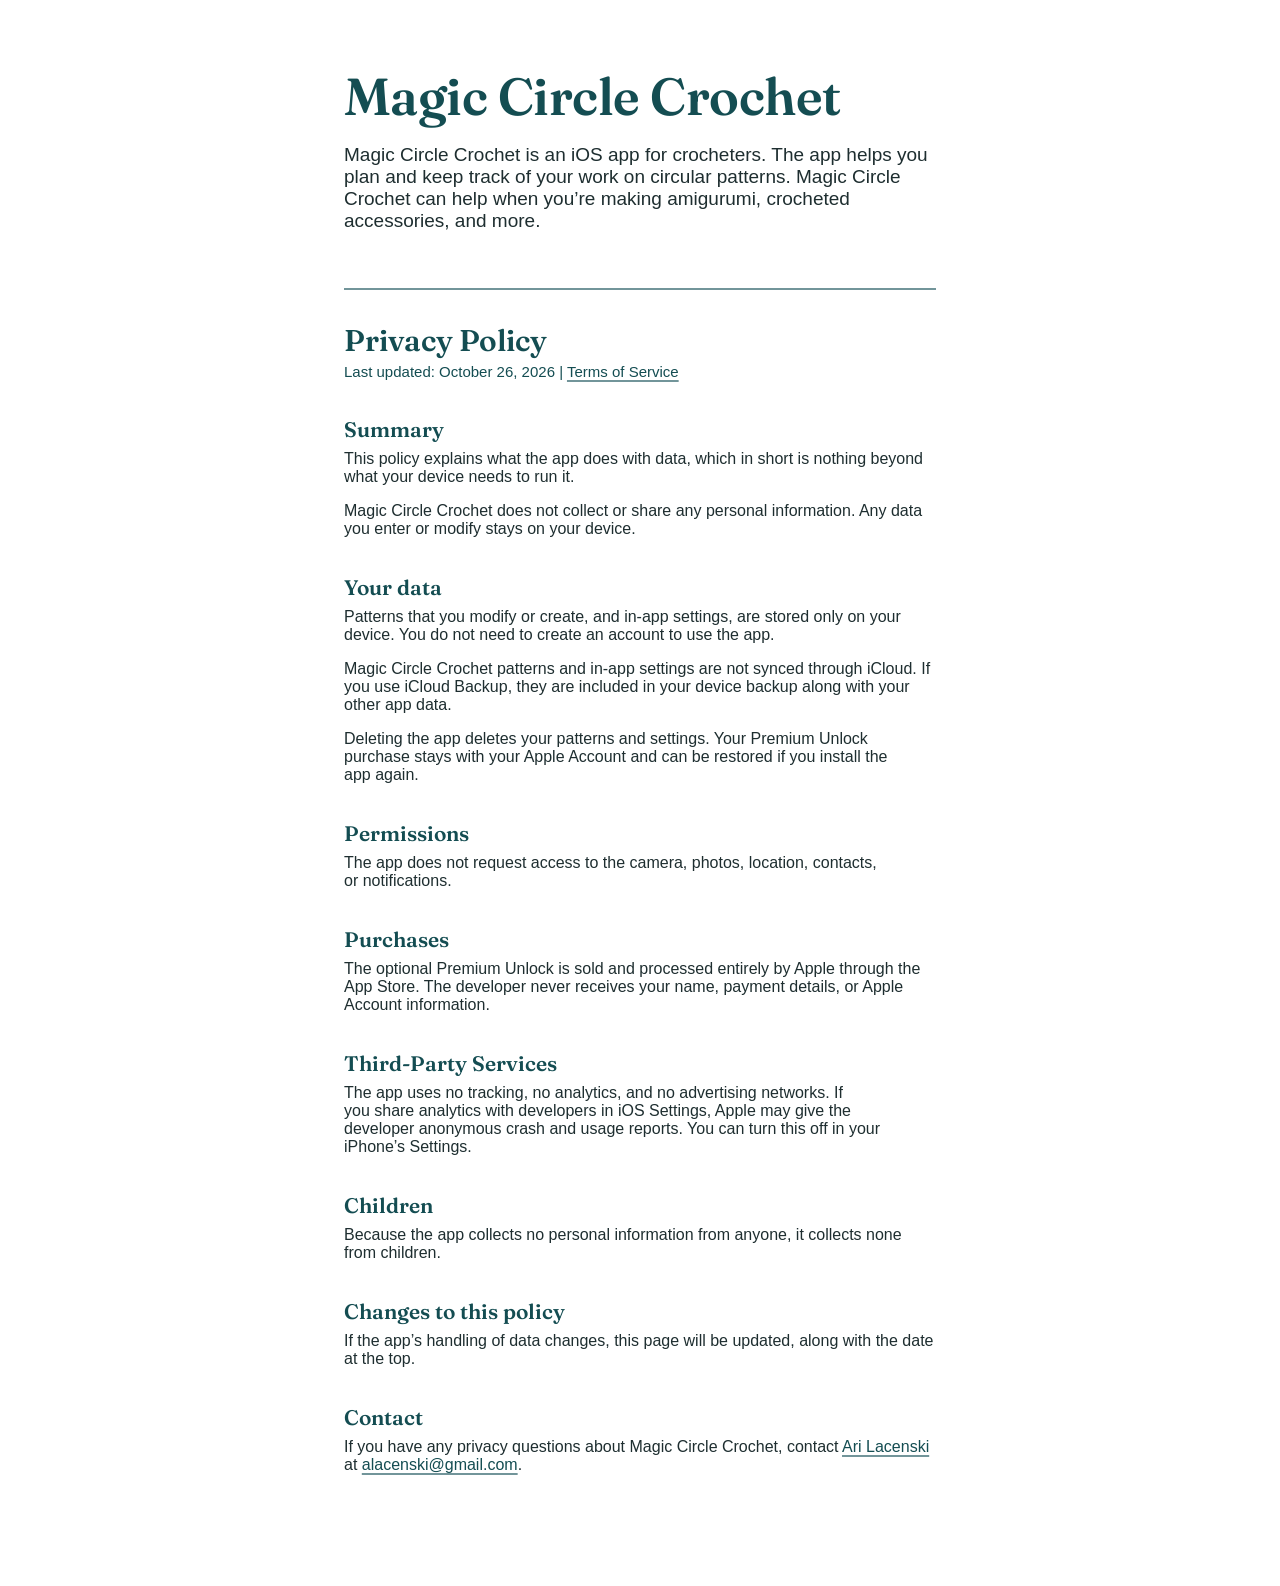
<file: index.html>
<!doctype html>
<html lang="en">
    <head>
        <meta charset="utf-8">
        <meta name="viewport" content="width=device-width, initial-scale=1">
        <title>Magic Circle Crochet – Privacy Policy</title>
        <!-- Preconnect to Google Fonts domains for faster loading -->
        <link rel="preconnect" href="https://fonts.googleapis.com">
        <link rel="preconnect" href="https://fonts.gstatic.com" crossorigin>
        <link href="https://fonts.googleapis.com/css2?family=Fraunces:ital,opsz,wght@0,9..144,100..900;1,9..144,100..900&display=swap" rel="stylesheet">

        <!-- My stylesheet -->
        <link href="style.css" rel="stylesheet">
    </head>
    <body>
        <h1>Magic Circle Crochet</h1>
        <p>
            Magic Circle Crochet is an iOS app for crocheters. The app helps you plan and keep track of your work on circular patterns. Magic Circle Crochet can help when you’re making amigurumi, crocheted accessories, and more.
        </p>
        <h2 class="divider">Privacy Policy</h2>
        <p>Last updated: October 26, 2026 | <a href="tos.html">Terms of Service</a></p>
        <h3>Summary</h3>
        <p>This policy explains what the app does with data, which in short is nothing beyond what your device needs to run it.</p>
        <p>Magic Circle Crochet does not collect or share any personal information. Any data you enter or modify stays on your device.</p>
        <h3>Your data</h3>
        <p>Patterns that you modify or create, and in-app settings, are stored only on your device. You do not need to create an account to use the app.</p>
        <p>Magic Circle Crochet patterns and in-app settings are not synced through iCloud. If you use iCloud Backup, they are included in your device backup along with your other app data.</p>
        <p>Deleting the app deletes your patterns and settings. Your Premium Unlock purchase stays with your Apple Account and can be restored if you install the app again.</p>
        <h3>Permissions</h3>
        <p>The app does not request access to the camera, photos, location, contacts, or notifications.</p>
        <h3>Purchases</h3>
        <p>The optional Premium Unlock is sold and processed entirely by Apple through the App Store. The developer never receives your name, payment details, or Apple Account information.</p>
        <h3>Third-Party Services</h3>
        <p>The app uses no tracking, no analytics, and no advertising networks. If you share analytics with developers in iOS Settings, Apple may give the developer anonymous crash and usage reports. You can turn this off in your iPhone’s Settings.</p>
        <h3>Children</h3>
        <p>Because the app collects no personal information from anyone, it collects none from children.</p>
        <h3>Changes to this policy</h3>
        <p>If the app’s handling of data changes, this page will be updated, along with the date at the top.</p>
        <h3>Contact</h3>
        <p>If you have any privacy questions about Magic Circle Crochet, contact <a href="https://github.com/tensory">Ari Lacenski</a> at <a href="mailto:alacenski@gmail.com">alacenski@gmail.com</a>.</p>
    </body>
</html>
</file>
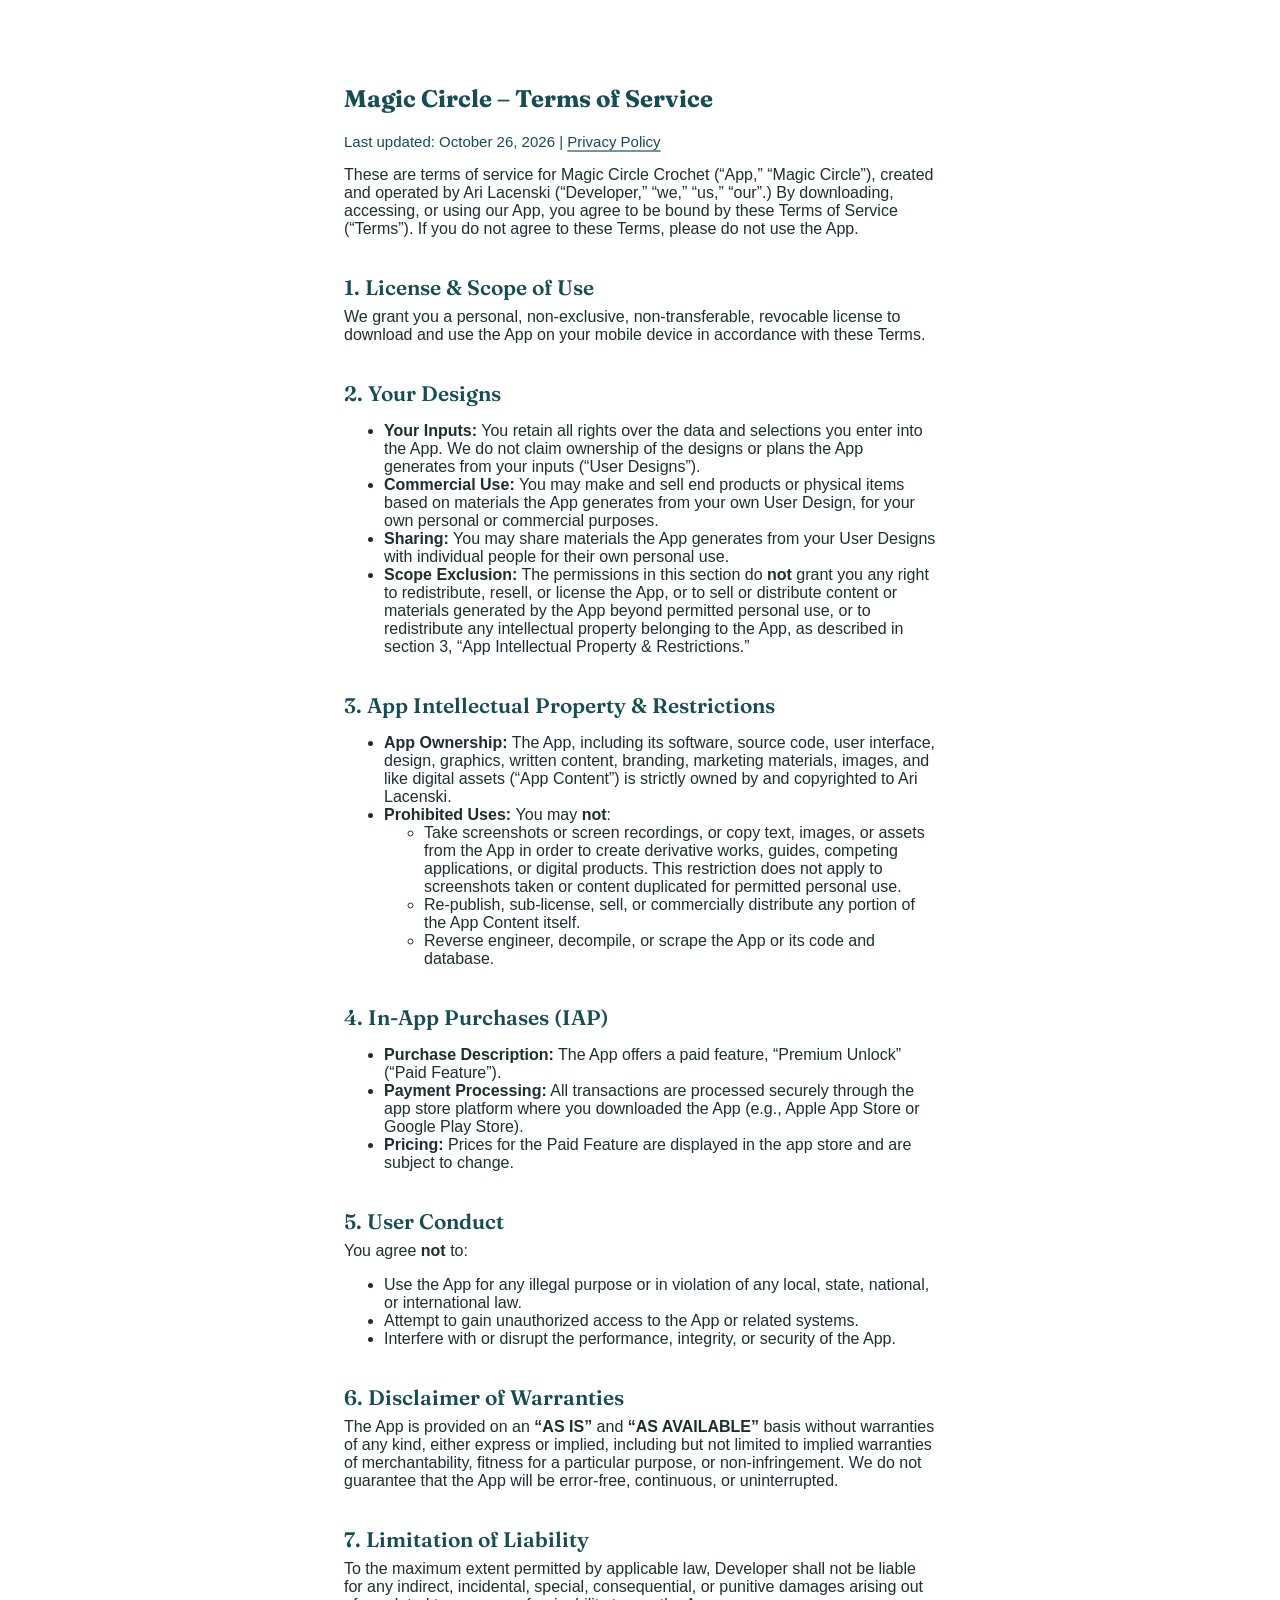
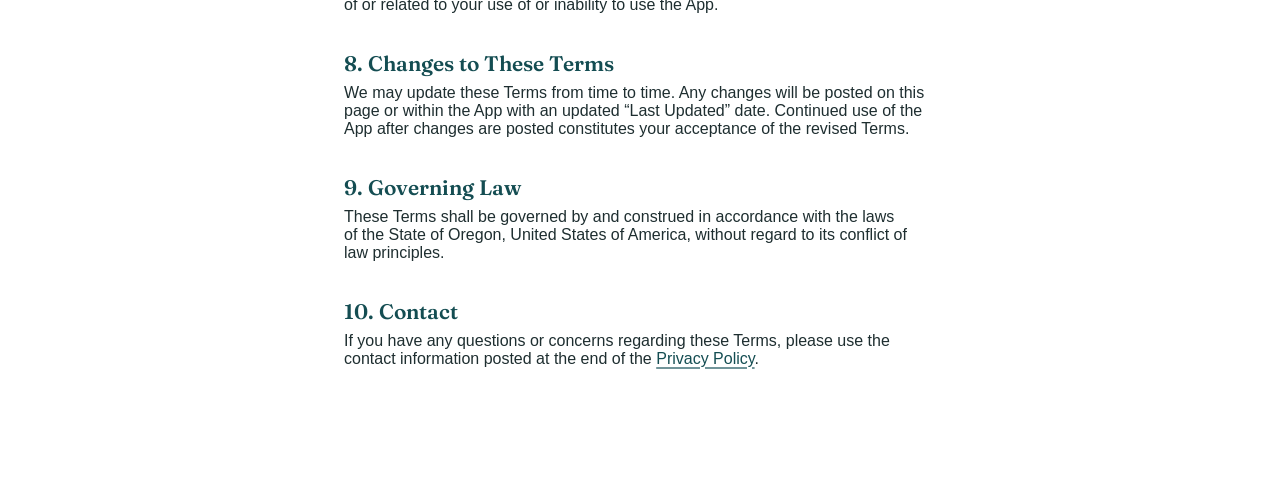
<file: tos.html>
<!doctype html>
<html lang="en">
    <head>
        <meta charset="utf-8">
        <meta name="viewport" content="width=device-width, initial-scale=1">
        <title>Magic Circle Crochet – Terms of Service</title>
        <!-- Preconnect to Google Fonts domains for faster loading -->
        <link rel="preconnect" href="https://fonts.googleapis.com">
        <link rel="preconnect" href="https://fonts.gstatic.com" crossorigin>
        <link href="https://fonts.googleapis.com/css2?family=Fraunces:ital,opsz,wght@0,9..144,100..900;1,9..144,100..900&display=swap" rel="stylesheet">

        <!-- My stylesheet -->
        <link href="style.css" rel="stylesheet">
    </head>
    <body>
        <h2>Magic Circle – Terms of Service</h2>
        <p>Last updated: October 26, 2026 | <a href="index.html">Privacy Policy</a></p>
        <p>These are terms of service for Magic Circle Crochet (<q>App,</q> <q>Magic Circle</q>), created and operated by Ari Lacenski (<q>Developer,</q> <q>we,</q> <q>us,</q> <q>our</q>.) By downloading, accessing, or using our App, you agree to be bound by these Terms of Service (<q>Terms</q>). If you do not agree to these Terms, please do not use the App.</p>
        <h3>1. License &amp; Scope of Use</h3>
        <p>We grant you a personal, non-exclusive, non-transferable, revocable license to download and use the App on your mobile device in accordance with these Terms.</p>

        <h3>2. Your Designs</h3>
        <ul>
        <li><b>Your Inputs:</b> You retain all rights over the data and selections you enter into the App. We do not claim ownership of the designs or plans the App generates from your inputs (&ldquo;User Designs&rdquo;).</li>
        <li><b>Commercial Use:</b> You may make and sell end products or physical items based on materials the App generates from your own User Design, for your own personal or commercial purposes.</li>
        <li><b>Sharing:</b> You may share materials the App generates from your User Designs with individual people for their own personal use.</li>
        <li><b>Scope Exclusion:</b> The permissions in this section do <b>not</b> grant you any right to redistribute, resell, or license the App, or to sell or distribute content or materials generated by the App beyond permitted personal use, or to redistribute any intellectual property belonging to the App, as described in section 3, &ldquo;App Intellectual Property &amp; Restrictions.&rdquo;</li>
        </ul>

            <h3>3. App Intellectual Property &amp; Restrictions</h3>
        <ul>
            <li><b>App Ownership:</b> The App, including its software, source code, user interface, design, graphics, written content, branding, marketing materials, images, and like digital assets (<q>App Content</q>) is strictly owned by and copyrighted to Ari Lacenski.</li>
            <li><b>Prohibited Uses: </b>You may <b>not</b>:</li>
            <ul>
                <li>Take screenshots or screen recordings, or copy text, images, or assets from the App in order to create derivative works, guides, competing applications, or digital products. This restriction does not apply to screenshots taken or content duplicated for permitted personal use.</li>
                <li>Re-publish, sub-license, sell, or commercially distribute any portion of the App Content itself.</li>
                <li>Reverse engineer, decompile, or scrape the App or its code and database.</li>
            </ul>
        </ul>

        <h3>4. In-App Purchases (IAP)</h3>
        <ul>
            <li><b>Purchase Description:</b> The App offers a paid feature, <q>Premium Unlock</q> (<q>Paid Feature</q>).</li>
            <li><b>Payment Processing:</b> All transactions are processed securely through the app store platform where you downloaded the App (e.g., Apple App Store or Google Play Store).</li>
            <li><b>Pricing:</b> Prices for the Paid Feature are displayed in the app store and are subject to change.</li>
        </ul>

        <h3>5. User Conduct</h3>
        <p>You agree <b>not</b> to:</p>
        <ul>
            <li>Use the App for any illegal purpose or in violation of any local, state, national, or international law.</li>
            <li>Attempt to gain unauthorized access to the App or related systems.</li>
            <li>Interfere with or disrupt the performance, integrity, or security of the App.</li>
        </ul>

        <h3>6. Disclaimer of Warranties</h3>
        <p>The App is provided on an <b><q>AS IS</q></b> and <b><q>AS AVAILABLE</q></b> basis without warranties of any kind, either express or implied, including but not limited to implied warranties of merchantability, fitness for a particular purpose, or non-infringement. We do not guarantee that the App will be error-free, continuous, or uninterrupted.</p>

        <h3>7. Limitation of Liability</h3>
        <p>To the maximum extent permitted by applicable law, Developer shall not be liable for any indirect, incidental, special, consequential, or punitive damages arising out of or related to your use of or inability to use the App.</p>

        <h3>8. Changes to These Terms</h3>
        <p>We may update these Terms from time to time. Any changes will be posted on this page or within the App with an updated <q>Last Updated</q> date. Continued use of the App after changes are posted constitutes your acceptance of the revised Terms.</p>

        <h3>9. Governing Law</h3>
        <p>These Terms shall be governed by and construed in accordance with the laws of the State of Oregon, United States of America, without regard to its conflict of law principles.</p>

        <h3>10. Contact</h3>
        <p>If you have any questions or concerns regarding these Terms, please use the contact information posted at the end of the <a href="index.html">Privacy Policy</a>.</p>
    </body>
</html>
</file>
<file: style.css>
/* Magic Circle Crochet — privacy policy */

:root {
  --petrol: #144D52;
  --petrol-60: #72959A; /* #144D52 at 60% over white */
  --petrol-20: #D0DBDC;
  --white: #FFFFFF;
  --text: #1E2E30;
}

*,
*::before,
*::after {
  box-sizing: border-box;
}

html {
  -webkit-text-size-adjust: 100%;
}

body {
    margin: 0 auto;
    max-width: 40rem;
    padding: 4rem 1.5rem 6rem;
    background: var(--white);
    color: var(--text);
    font-family: sans-serif;
}
/* Typography */
h1, h2, h3 {
  font-family: 'Fraunces', serif;
  color: var(--petrol);
  font-optical-sizing: auto; /* Dynamically adjusts character shapes based on font size */
  text-wrap: balance;
}

h1 {
  margin: 0 0 1rem;
  font-size: clamp(2.25rem, 7vw, 3.25rem);
  font-weight: 600;
  letter-spacing: -0.01em;
}

h2.divider {
  margin: 3.5rem 0 0.25rem;
  padding-top: 2rem;
  border-top: 2px solid var(--petrol-60);
  font-size: 1.875rem;
  font-weight: 600;
}

/* "Last updated" line right after the Privacy Policy heading */
h2 + p {
  margin-top: 0;
  font-size: 0.9375rem;
  color: var(--petrol);
}

h3 {
  margin: 2.25rem 0 0.5rem;
  font-size: 1.3125rem;
  font-weight: 600;
}

p {
  margin: 0 0 1rem;
  text-wrap: pretty;
}

/* Intro paragraph under the app name */
h1 + p {
  font-size: 1.1875rem;
}

a {
  color: var(--petrol);
  text-decoration: underline;
  text-decoration-color: var(--petrol-60);
  text-decoration-thickness: 2px;
  text-underline-offset: 0.2em;
}

a:hover {
  text-decoration-color: var(--petrol);
}

a:focus-visible {
  outline: 2px solid var(--petrol);
  outline-offset: 2px;
  border-radius: 2px;
}

::selection {
  background: var(--petrol-20);
  color: var(--petrol);
}

@media (max-width: 480px) {
  body {
    padding-top: 2.5rem;
    font-size: 1rem;
  }
  h2 {
    font-size: 1.625rem;
  }
}

q { quotes: "\201C" "\201D" "\2018" "\2019"; }
</file>
